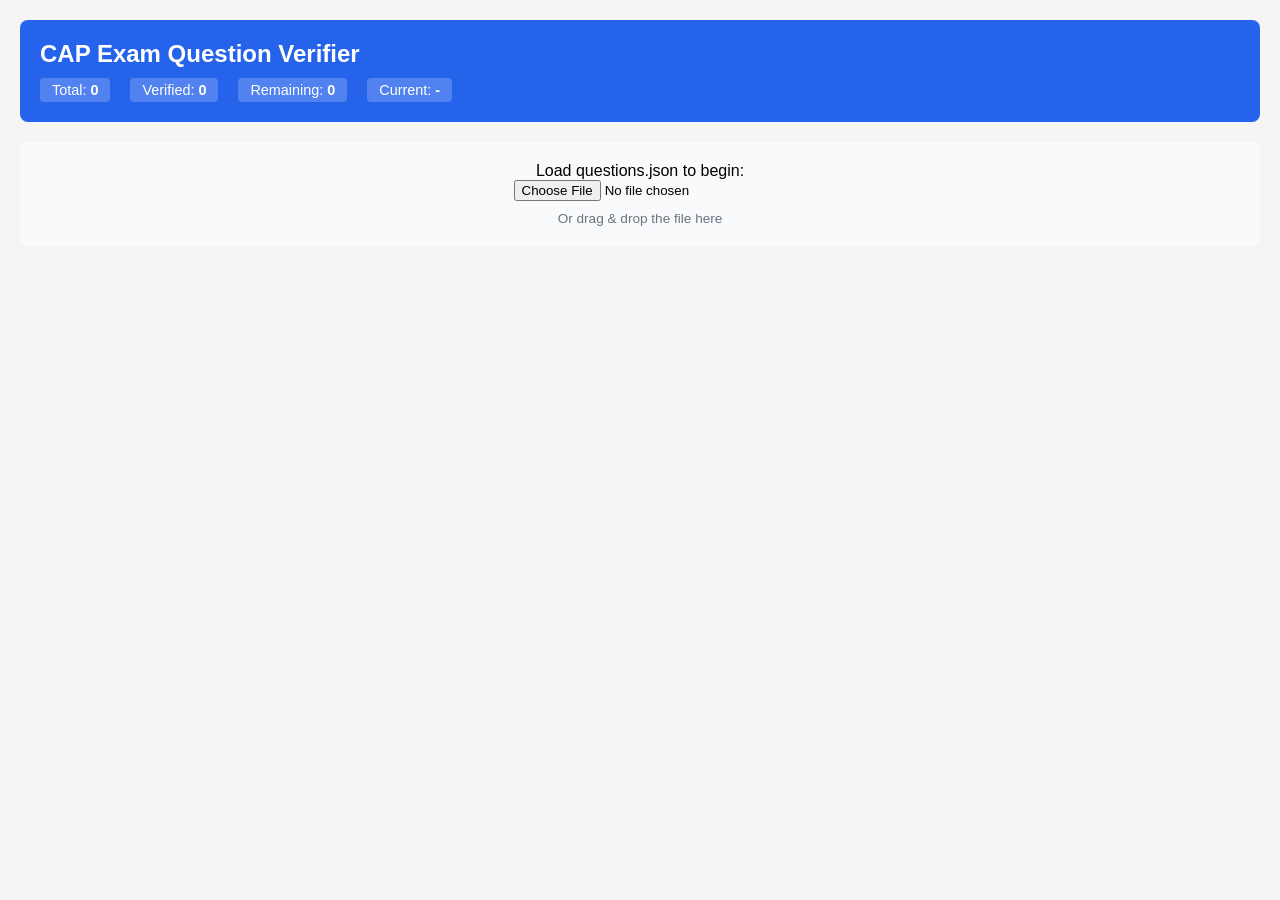
<file: tools/verify.html>
<!DOCTYPE html>
<html lang="en">
<head>
    <meta charset="UTF-8">
    <meta name="viewport" content="width=device-width, initial-scale=1.0">
    <title>CAP Exam Question Verifier</title>
    <style>
        * {
            box-sizing: border-box;
            margin: 0;
            padding: 0;
        }
        body {
            font-family: -apple-system, BlinkMacSystemFont, 'Segoe UI', Roboto, sans-serif;
            background: #f5f5f5;
            padding: 20px;
        }
        .container {
            max-width: 1400px;
            margin: 0 auto;
        }
        header {
            background: #2563eb;
            color: white;
            padding: 20px;
            border-radius: 8px;
            margin-bottom: 20px;
        }
        header h1 {
            font-size: 1.5rem;
            margin-bottom: 10px;
        }
        .stats {
            display: flex;
            gap: 20px;
            font-size: 0.9rem;
        }
        .stats span {
            background: rgba(255,255,255,0.2);
            padding: 4px 12px;
            border-radius: 4px;
        }
        .navigation {
            display: flex;
            gap: 10px;
            margin-bottom: 20px;
            flex-wrap: wrap;
            align-items: center;
        }
        button {
            background: #2563eb;
            color: white;
            border: none;
            padding: 10px 20px;
            border-radius: 6px;
            cursor: pointer;
            font-size: 0.9rem;
        }
        button:hover {
            background: #1d4ed8;
        }
        button:disabled {
            background: #9ca3af;
            cursor: not-allowed;
        }
        button.secondary {
            background: #6b7280;
        }
        button.success {
            background: #16a34a;
        }
        button.danger {
            background: #dc2626;
        }
        select, input[type="text"], input[type="number"] {
            padding: 10px;
            border: 1px solid #d1d5db;
            border-radius: 6px;
            font-size: 0.9rem;
        }
        .main-content {
            display: grid;
            grid-template-columns: 1fr 1fr;
            gap: 20px;
        }
        @media (max-width: 1000px) {
            .main-content {
                grid-template-columns: 1fr;
            }
        }
        .panel {
            background: white;
            border-radius: 8px;
            padding: 20px;
            box-shadow: 0 1px 3px rgba(0,0,0,0.1);
        }
        .panel h2 {
            font-size: 1.1rem;
            margin-bottom: 15px;
            color: #374151;
            border-bottom: 2px solid #e5e7eb;
            padding-bottom: 10px;
        }
        .form-group {
            margin-bottom: 15px;
        }
        .form-group label {
            display: block;
            margin-bottom: 5px;
            font-weight: 500;
            color: #374151;
        }
        textarea {
            width: 100%;
            padding: 10px;
            border: 1px solid #d1d5db;
            border-radius: 6px;
            font-family: inherit;
            font-size: 0.9rem;
            resize: vertical;
        }
        textarea.question-text {
            min-height: 150px;
        }
        .choices-grid {
            display: grid;
            gap: 10px;
        }
        .choice-row {
            display: flex;
            gap: 10px;
            align-items: flex-start;
        }
        .choice-row label {
            min-width: 30px;
            font-weight: bold;
            padding-top: 10px;
        }
        .choice-row textarea {
            flex: 1;
            min-height: 60px;
        }
        .checkbox-group {
            display: flex;
            align-items: center;
            gap: 10px;
        }
        .checkbox-group input[type="checkbox"] {
            width: 20px;
            height: 20px;
        }
        .pdf-viewer {
            width: 100%;
            height: 600px;
            border: 1px solid #d1d5db;
            border-radius: 6px;
        }
        .status-badge {
            display: inline-block;
            padding: 4px 12px;
            border-radius: 20px;
            font-size: 0.8rem;
            font-weight: 500;
        }
        .status-verified {
            background: #dcfce7;
            color: #166534;
        }
        .status-unverified {
            background: #fef3c7;
            color: #92400e;
        }
        .jump-controls {
            display: flex;
            gap: 10px;
            align-items: center;
        }
        #loadingOverlay {
            display: none;
            position: fixed;
            top: 0;
            left: 0;
            width: 100%;
            height: 100%;
            background: rgba(0,0,0,0.5);
            justify-content: center;
            align-items: center;
            z-index: 1000;
        }
        #loadingOverlay .spinner {
            background: white;
            padding: 30px;
            border-radius: 10px;
            text-align: center;
        }
        .file-input-wrapper {
            margin-bottom: 20px;
            padding: 20px;
            background: #f9fafb;
            border-radius: 8px;
            text-align: center;
        }
    </style>
</head>
<body>
    <div id="loadingOverlay">
        <div class="spinner">Loading...</div>
    </div>

    <div class="container">
        <header>
            <h1>CAP Exam Question Verifier</h1>
            <div class="stats">
                <span>Total: <strong id="totalCount">0</strong></span>
                <span>Verified: <strong id="verifiedCount">0</strong></span>
                <span>Remaining: <strong id="remainingCount">0</strong></span>
                <span>Current: <strong id="currentId">-</strong></span>
            </div>
        </header>

        <div class="file-input-wrapper" id="fileInputWrapper">
            <p>Load questions.json to begin:</p>
            <input type="file" id="fileInput" accept=".json">
            <p style="margin-top:10px;font-size:0.85rem;color:#6b7280;">Or drag & drop the file here</p>
        </div>

        <div class="navigation" style="display:none;" id="navControls">
            <button onclick="prevQuestion()" id="prevBtn">&larr; Previous</button>
            <button onclick="nextQuestion()" id="nextBtn">Next &rarr;</button>
            <button onclick="nextUnverified()" class="secondary">Next Unverified</button>

            <div class="jump-controls">
                <label>Jump to:</label>
                <select id="yearSelect" onchange="filterByYear()">
                    <option value="">All Years</option>
                </select>
                <input type="number" id="questionNum" placeholder="Q#" style="width:70px;">
                <button onclick="jumpToQuestion()" class="secondary">Go</button>
            </div>

            <button onclick="saveToFile()" class="success" style="margin-left:auto;">Save JSON</button>
        </div>

        <div class="main-content" style="display:none;" id="mainContent">
            <div class="panel">
                <h2>
                    Question Editor
                    <span class="status-badge" id="statusBadge">Unverified</span>
                </h2>

                <div class="form-group">
                    <label>Year: <span id="yearDisplay"></span> | Question: <span id="numDisplay"></span> | Section: <span id="sectionDisplay"></span></label>
                </div>

                <div class="form-group">
                    <label for="questionText">Question Text:</label>
                    <textarea id="questionText" class="question-text" onchange="markDirty()"></textarea>
                </div>

                <div class="form-group">
                    <label>Answer Choices:</label>
                    <div class="choices-grid" id="choicesGrid">
                        <!-- Choices will be populated dynamically -->
                    </div>
                </div>

                <div class="form-group">
                    <label for="correctAnswer">Correct Answer:</label>
                    <select id="correctAnswer" onchange="markDirty()">
                        <option value="">Unknown</option>
                        <option value="a">A</option>
                        <option value="b">B</option>
                        <option value="c">C</option>
                        <option value="d">D</option>
                        <option value="e">E</option>
                        <option value="f">F</option>
                    </select>
                </div>

                <div class="form-group" style="display:flex;gap:20px;align-items:center;">
                    <div class="checkbox-group">
                        <input type="checkbox" id="hasDiagram" onchange="markDirty()">
                        <label for="hasDiagram">Has Diagram</label>
                    </div>
                    <div>
                        <label for="pageNum">Page #:</label>
                        <input type="number" id="pageNum" min="1" max="20" style="width:60px;" onchange="markDirty()">
                        <button onclick="copyCurrentPage()" class="secondary" style="padding:5px 10px;font-size:0.8rem;">Use Current</button>
                    </div>
                </div>

                <div class="form-group">
                    <label for="diagramDesc">Diagram Description:</label>
                    <textarea id="diagramDesc" rows="2" onchange="markDirty()"></textarea>
                </div>

                <div class="form-group checkbox-group">
                    <input type="checkbox" id="verifiedCheckbox" onchange="toggleVerified()">
                    <label for="verifiedCheckbox">Mark as Verified</label>
                </div>

                <div style="display:flex;gap:10px;margin-top:20px;">
                    <button onclick="saveCurrentQuestion()" class="success">Save Changes</button>
                    <button onclick="revertChanges()" class="danger">Revert</button>
                </div>
            </div>

            <div class="panel">
                <h2>PDF Page Images</h2>
                <div class="form-group" style="display:flex;gap:10px;align-items:center;">
                    <label>Year:</label>
                    <select id="pdfSelect" onchange="loadPageImages()">
                        <option value="">Select year...</option>
                    </select>
                    <label>Page:</label>
                    <select id="pageSelect" onchange="showPage()">
                    </select>
                    <button onclick="prevPage()" class="secondary">&larr;</button>
                    <button onclick="nextPage()" class="secondary">&rarr;</button>
                </div>
                <div id="pageImageContainer" style="position:relative;overflow:auto;max-height:500px;border:1px solid #d1d5db;border-radius:6px;background:#f0f0f0;">
                    <canvas id="cropCanvas" style="cursor:crosshair;"></canvas>
                </div>
                <div style="margin-top:10px;display:flex;gap:10px;align-items:center;flex-wrap:wrap;">
                    <button onclick="saveCrop()" class="success" id="saveCropBtn" disabled>Save Diagram</button>
                    <button onclick="clearCrop()" class="secondary" id="clearCropBtn">Clear Selection</button>
                    <span id="cropStatus" style="font-size:0.85rem;color:#6b7280;">Click and drag on image to select diagram region</span>
                </div>
                <div id="croppedPreview" style="margin-top:10px;display:none;background:#dcfce7;padding:10px;border-radius:6px;">
                    <p style="font-size:0.85rem;font-weight:500;color:#166534;">Diagram captured! Click "Save Changes" then "Save JSON" to keep it.</p>
                    <img id="croppedImage" style="max-width:100%;border:2px solid #16a34a;border-radius:4px;margin-top:8px;">
                </div>
            </div>
        </div>
    </div>

    <script>
        let data = null;
        let currentIndex = 0;
        let filteredQuestions = [];
        let isDirty = false;

        // File input handling
        document.getElementById('fileInput').addEventListener('change', handleFileSelect);

        // Drag and drop
        const wrapper = document.getElementById('fileInputWrapper');
        wrapper.addEventListener('dragover', (e) => {
            e.preventDefault();
            wrapper.style.background = '#e0e7ff';
        });
        wrapper.addEventListener('dragleave', () => {
            wrapper.style.background = '#f9fafb';
        });
        wrapper.addEventListener('drop', (e) => {
            e.preventDefault();
            wrapper.style.background = '#f9fafb';
            const file = e.dataTransfer.files[0];
            if (file) loadFile(file);
        });

        function handleFileSelect(e) {
            const file = e.target.files[0];
            if (file) loadFile(file);
        }

        function loadFile(file) {
            const reader = new FileReader();
            reader.onload = (e) => {
                try {
                    data = JSON.parse(e.target.result);
                    initializeApp();
                } catch (err) {
                    alert('Error parsing JSON: ' + err.message);
                }
            };
            reader.readAsText(file);
        }

        function initializeApp() {
            document.getElementById('fileInputWrapper').style.display = 'none';
            document.getElementById('navControls').style.display = 'flex';
            document.getElementById('mainContent').style.display = 'grid';

            // Populate year selector
            const years = [...new Set(data.questions.map(q => q.year))].sort();
            const yearSelect = document.getElementById('yearSelect');
            yearSelect.innerHTML = '<option value="">All Years</option>';
            years.forEach(y => {
                yearSelect.innerHTML += `<option value="${y}">${y}</option>`;
            });

            // Populate PDF selector
            const pdfSelect = document.getElementById('pdfSelect');
            pdfSelect.innerHTML = '<option value="">Select year...</option>';
            years.forEach(y => {
                pdfSelect.innerHTML += `<option value="${y}">${y} Exam</option>`;
            });

            filteredQuestions = [...data.questions];
            updateStats();
            loadQuestion(0);
        }

        function updateStats() {
            const total = data.questions.length;
            const verified = data.questions.filter(q => q.verified).length;
            document.getElementById('totalCount').textContent = total;
            document.getElementById('verifiedCount').textContent = verified;
            document.getElementById('remainingCount').textContent = total - verified;
        }

        function filterByYear() {
            const year = document.getElementById('yearSelect').value;
            if (year) {
                filteredQuestions = data.questions.filter(q => q.year == year);
            } else {
                filteredQuestions = [...data.questions];
            }
            currentIndex = 0;
            loadQuestion(0);
        }

        function loadQuestion(index) {
            if (isDirty && !confirm('You have unsaved changes. Discard?')) {
                return;
            }

            if (index < 0 || index >= filteredQuestions.length) return;

            currentIndex = index;
            const q = filteredQuestions[currentIndex];

            document.getElementById('currentId').textContent = q.id;
            document.getElementById('yearDisplay').textContent = q.year;
            document.getElementById('numDisplay').textContent = q.number;
            document.getElementById('sectionDisplay').textContent = q.section || 'A';
            document.getElementById('questionText').value = q.text || '';
            document.getElementById('correctAnswer').value = q.correct_answer || '';
            document.getElementById('hasDiagram').checked = q.has_diagram || false;
            document.getElementById('diagramDesc').value = q.diagram_description || '';
            document.getElementById('verifiedCheckbox').checked = q.verified || false;
            document.getElementById('pageNum').value = q.page || '';

            // Update status badge
            const badge = document.getElementById('statusBadge');
            if (q.verified) {
                badge.textContent = 'Verified';
                badge.className = 'status-badge status-verified';
            } else {
                badge.textContent = 'Unverified';
                badge.className = 'status-badge status-unverified';
            }

            // Load choices
            const choicesGrid = document.getElementById('choicesGrid');
            choicesGrid.innerHTML = '';
            const choices = q.choices || {};
            ['a', 'b', 'c', 'd', 'e', 'f'].forEach(letter => {
                if (choices[letter] !== undefined || letter <= 'e') {
                    const row = document.createElement('div');
                    row.className = 'choice-row';
                    row.innerHTML = `
                        <label>${letter.toUpperCase()})</label>
                        <textarea id="choice_${letter}" onchange="markDirty()">${choices[letter] || ''}</textarea>
                    `;
                    choicesGrid.appendChild(row);
                }
            });

            // Auto-select PDF year and load page images
            document.getElementById('pdfSelect').value = q.year;
            loadPageImages();

            isDirty = false;
            updateNavButtons();
        }

        function updateNavButtons() {
            document.getElementById('prevBtn').disabled = currentIndex === 0;
            document.getElementById('nextBtn').disabled = currentIndex >= filteredQuestions.length - 1;
        }

        function prevQuestion() {
            loadQuestion(currentIndex - 1);
        }

        function nextQuestion() {
            loadQuestion(currentIndex + 1);
        }

        function nextUnverified() {
            for (let i = currentIndex + 1; i < filteredQuestions.length; i++) {
                if (!filteredQuestions[i].verified) {
                    loadQuestion(i);
                    return;
                }
            }
            // Wrap around
            for (let i = 0; i < currentIndex; i++) {
                if (!filteredQuestions[i].verified) {
                    loadQuestion(i);
                    return;
                }
            }
            alert('All questions verified!');
        }

        function jumpToQuestion() {
            const num = parseInt(document.getElementById('questionNum').value);
            const year = document.getElementById('yearSelect').value;

            let idx = filteredQuestions.findIndex(q =>
                q.number == num && (!year || q.year == year)
            );

            if (idx >= 0) {
                loadQuestion(idx);
            } else {
                alert('Question not found');
            }
        }

        function markDirty() {
            isDirty = true;
        }

        function toggleVerified() {
            markDirty();
        }

        function saveCurrentQuestion() {
            const q = filteredQuestions[currentIndex];

            // Update question data
            q.text = document.getElementById('questionText').value;
            q.correct_answer = document.getElementById('correctAnswer').value || null;
            q.has_diagram = document.getElementById('hasDiagram').checked;
            q.diagram_description = document.getElementById('diagramDesc').value;
            q.verified = document.getElementById('verifiedCheckbox').checked;
            q.page = parseInt(document.getElementById('pageNum').value) || null;

            // Update choices
            q.choices = {};
            ['a', 'b', 'c', 'd', 'e', 'f'].forEach(letter => {
                const input = document.getElementById(`choice_${letter}`);
                if (input && input.value.trim()) {
                    q.choices[letter] = input.value.trim();
                }
            });

            // Update in main data array
            const mainIdx = data.questions.findIndex(x => x.id === q.id);
            if (mainIdx >= 0) {
                data.questions[mainIdx] = q;
            }

            isDirty = false;
            updateStats();
            loadQuestion(currentIndex); // Refresh display
            alert('Question saved!');
        }

        function revertChanges() {
            if (confirm('Revert all changes to this question?')) {
                isDirty = false;
                loadQuestion(currentIndex);
            }
        }

        function saveToFile() {
            const blob = new Blob([JSON.stringify(data, null, 2)], {type: 'application/json'});
            const url = URL.createObjectURL(blob);
            const a = document.createElement('a');
            a.href = url;
            a.download = 'questions.json';
            a.click();
            URL.revokeObjectURL(url);
        }

        let currentPageNum = 1;
        let maxPages = 10;
        const pageCountByYear = {
            1994: 5, 1995: 5, 1996: 5, 1997: 5, 1998: 5, 1999: 5,
            2000: 5, 2001: 5, 2002: 5, 2003: 6, 2004: 5, 2005: 5,
            2006: 5, 2007: 5, 2008: 5, 2009: 6, 2010: 5, 2011: 6,
            2012: 8, 2013: 7, 2014: 7, 2015: 10, 2016: 10, 2017: 12,
            2018: 11, 2019: 11, 2022: 11, 2023: 11, 2024: 18, 2025: 17
        };

        function loadPageImages() {
            const year = document.getElementById('pdfSelect').value;
            const pageSelect = document.getElementById('pageSelect');

            if (!year) {
                pageSelect.innerHTML = '';
                document.getElementById('pageImage').src = '';
                return;
            }

            maxPages = pageCountByYear[year] || 10;
            pageSelect.innerHTML = '';
            for (let i = 1; i <= maxPages; i++) {
                pageSelect.innerHTML += `<option value="${i}">Page ${i}</option>`;
            }

            currentPageNum = 1;
            showPage();
        }

        function prevPage() {
            if (currentPageNum > 1) {
                currentPageNum--;
                document.getElementById('pageSelect').value = currentPageNum;
                showPage();
            }
        }

        function nextPage() {
            if (currentPageNum < maxPages) {
                currentPageNum++;
                document.getElementById('pageSelect').value = currentPageNum;
                showPage();
            }
        }

        function toggleZoom(img) {
            if (img.style.maxWidth === '100%' || img.style.maxWidth === '') {
                img.style.maxWidth = 'none';
                img.style.cursor = 'zoom-out';
            } else {
                img.style.maxWidth = '100%';
                img.style.cursor = 'zoom-in';
            }
        }

        function copyCurrentPage() {
            document.getElementById('pageNum').value = currentPageNum;
            markDirty();
        }

        // Cropping functionality
        let isDrawing = false;
        let cropStart = null;
        let cropEnd = null;
        let currentImage = null;
        let croppedDiagrams = {}; // Store cropped images by question ID
        const canvas = document.getElementById('cropCanvas');
        const ctx = canvas.getContext('2d');

        function showPage() {
            const year = document.getElementById('pdfSelect').value;
            const page = document.getElementById('pageSelect').value;
            if (year && page) {
                currentPageNum = parseInt(page);
                const imgPath = `../images/${year}/page_${page}.png`;

                // Load image onto canvas
                const img = new Image();
                img.onload = function() {
                    currentImage = img;
                    canvas.width = img.width;
                    canvas.height = img.height;
                    ctx.drawImage(img, 0, 0);
                    cropStart = null;
                    cropEnd = null;
                    document.getElementById('saveCropBtn').disabled = true;
                    document.getElementById('cropStatus').textContent = 'Click and drag on image to select diagram region';
                };
                img.onerror = function() {
                    ctx.clearRect(0, 0, canvas.width, canvas.height);
                    canvas.width = 400;
                    canvas.height = 200;
                    ctx.fillStyle = '#f0f0f0';
                    ctx.fillRect(0, 0, 400, 200);
                    ctx.fillStyle = '#666';
                    ctx.font = '16px sans-serif';
                    ctx.textAlign = 'center';
                    ctx.fillText('Image not found: ' + imgPath, 200, 100);
                };
                img.src = imgPath;
            }
        }

        // Canvas mouse events for cropping
        canvas.addEventListener('mousedown', (e) => {
            if (!currentImage) return;
            isDrawing = true;
            const rect = canvas.getBoundingClientRect();
            const scaleX = canvas.width / rect.width;
            const scaleY = canvas.height / rect.height;
            cropStart = {
                x: (e.clientX - rect.left) * scaleX,
                y: (e.clientY - rect.top) * scaleY
            };
            cropEnd = null;
        });

        canvas.addEventListener('mousemove', (e) => {
            if (!isDrawing || !cropStart || !currentImage) return;
            const rect = canvas.getBoundingClientRect();
            const scaleX = canvas.width / rect.width;
            const scaleY = canvas.height / rect.height;
            cropEnd = {
                x: (e.clientX - rect.left) * scaleX,
                y: (e.clientY - rect.top) * scaleY
            };

            // Redraw image with selection rectangle
            ctx.drawImage(currentImage, 0, 0);
            ctx.strokeStyle = '#2563eb';
            ctx.lineWidth = 3;
            ctx.setLineDash([5, 5]);
            ctx.strokeRect(
                cropStart.x, cropStart.y,
                cropEnd.x - cropStart.x, cropEnd.y - cropStart.y
            );
            ctx.setLineDash([]);

            // Semi-transparent overlay outside selection
            ctx.fillStyle = 'rgba(0,0,0,0.3)';
            const x = Math.min(cropStart.x, cropEnd.x);
            const y = Math.min(cropStart.y, cropEnd.y);
            const w = Math.abs(cropEnd.x - cropStart.x);
            const h = Math.abs(cropEnd.y - cropStart.y);

            ctx.fillRect(0, 0, canvas.width, y);
            ctx.fillRect(0, y + h, canvas.width, canvas.height - y - h);
            ctx.fillRect(0, y, x, h);
            ctx.fillRect(x + w, y, canvas.width - x - w, h);
        });

        canvas.addEventListener('mouseup', (e) => {
            if (!isDrawing) return;
            isDrawing = false;
            if (cropStart && cropEnd && Math.abs(cropEnd.x - cropStart.x) > 10 && Math.abs(cropEnd.y - cropStart.y) > 10) {
                document.getElementById('saveCropBtn').disabled = false;
                document.getElementById('cropStatus').textContent = 'Region selected! Click "Save Diagram" to save.';
            }
        });

        canvas.addEventListener('mouseleave', () => {
            if (isDrawing) {
                isDrawing = false;
            }
        });

        function clearCrop() {
            cropStart = null;
            cropEnd = null;
            isDrawing = false;
            if (currentImage) {
                ctx.drawImage(currentImage, 0, 0);
            }
            document.getElementById('saveCropBtn').disabled = true;
            document.getElementById('cropStatus').textContent = 'Click and drag on image to select diagram region';
            document.getElementById('croppedPreview').style.display = 'none';
        }

        function saveCrop() {
            if (!cropStart || !cropEnd || !currentImage) return;

            const x = Math.min(cropStart.x, cropEnd.x);
            const y = Math.min(cropStart.y, cropEnd.y);
            const w = Math.abs(cropEnd.x - cropStart.x);
            const h = Math.abs(cropEnd.y - cropStart.y);

            // Create cropped canvas
            const cropCanvas = document.createElement('canvas');
            cropCanvas.width = w;
            cropCanvas.height = h;
            const cropCtx = cropCanvas.getContext('2d');
            cropCtx.drawImage(currentImage, x, y, w, h, 0, 0, w, h);

            // Get data URL
            const dataUrl = cropCanvas.toDataURL('image/png');

            // Store for current question
            const q = filteredQuestions[currentIndex];
            croppedDiagrams[q.id] = dataUrl;
            q.diagram_image = dataUrl;
            q.has_diagram = true;
            document.getElementById('hasDiagram').checked = true;

            // Show preview
            document.getElementById('croppedImage').src = dataUrl;
            document.getElementById('croppedPreview').style.display = 'block';

            // Update status
            document.getElementById('cropStatus').textContent = 'Diagram saved for ' + q.id + '!';

            // Set page number
            document.getElementById('pageNum').value = currentPageNum;

            // Clear selection but keep image
            cropStart = null;
            cropEnd = null;
            ctx.drawImage(currentImage, 0, 0);
            document.getElementById('saveCropBtn').disabled = true;

            markDirty();
        }

        // Update loadQuestion to show existing diagram
        const originalLoadQuestion = loadQuestion;
        loadQuestion = function(index) {
            originalLoadQuestion(index);

            // Show cropped diagram if exists
            const q = filteredQuestions[currentIndex];
            if (q && (q.diagram_image || croppedDiagrams[q.id])) {
                const imgSrc = q.diagram_image || croppedDiagrams[q.id];
                document.getElementById('croppedImage').src = imgSrc;
                document.getElementById('croppedPreview').style.display = 'block';
            } else {
                document.getElementById('croppedPreview').style.display = 'none';
            }
        };
    </script>
</body>
</html>
</file>
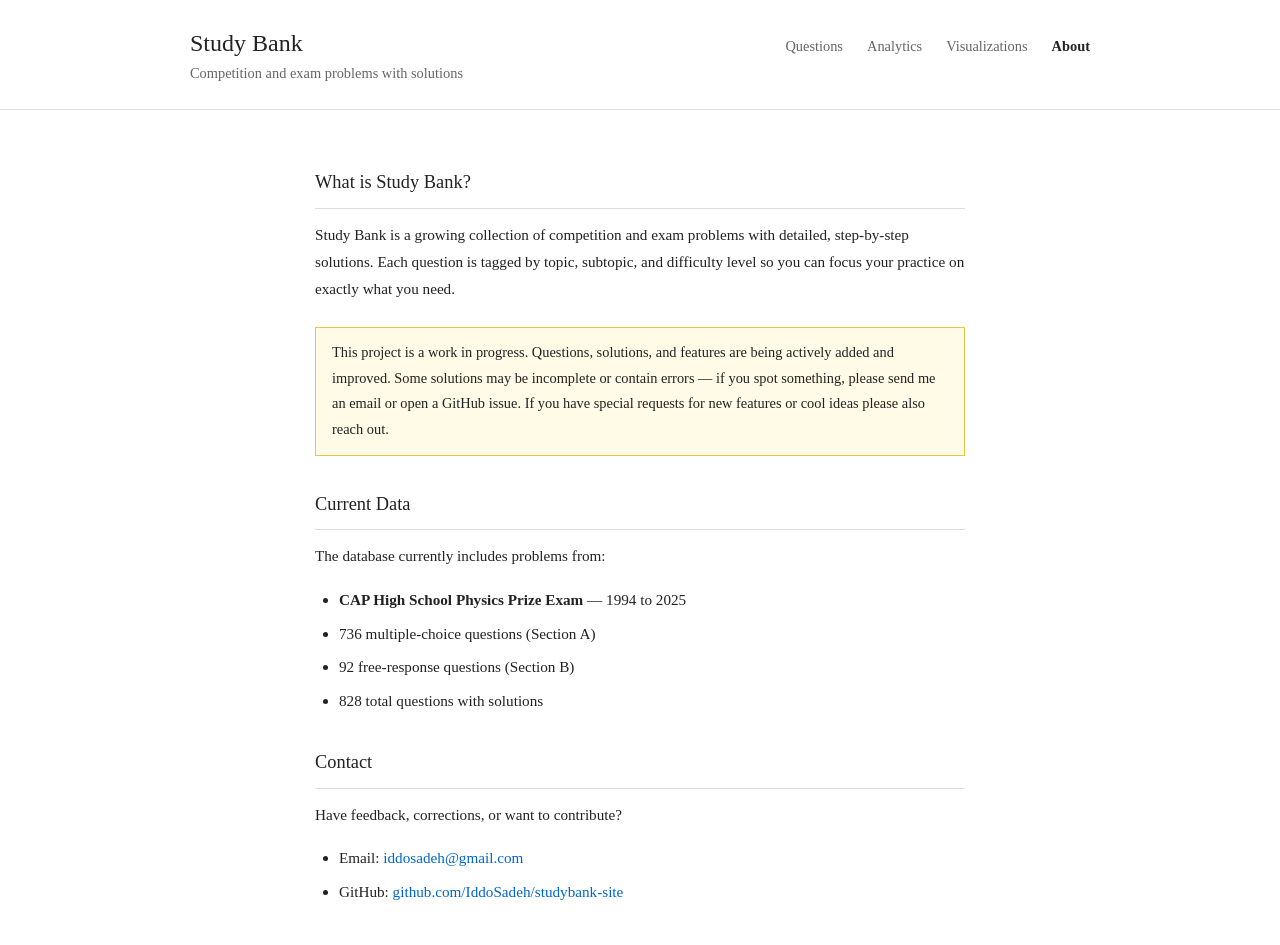
<file: web/about.html>
<!DOCTYPE html>
<html lang="en">
<head>
    <meta charset="UTF-8">
    <meta name="viewport" content="width=device-width, initial-scale=1.0">
    <title>About – Study Bank</title>
    <meta name="description" content="About Study Bank — a growing collection of competition and exam problems with solutions.">
    <link rel="icon" href="data:,">
    <link rel="stylesheet" href="style.css">
</head>
<body>
    <header>
        <div class="header-inner">
            <div class="header-left">
                <h1>Study Bank</h1>
                <p class="subtitle">Competition and exam problems with solutions</p>
            </div>
            <nav class="nav">
                <a href="index.html">Questions</a>
                <a href="analytics.html">Analytics</a>
                <a href="visualizations.html">Visualizations</a>
                <a href="about.html" class="active">About</a>
            </nav>
        </div>
    </header>

    <main>
        <div class="about-content">
            <h2>What is Study Bank?</h2>
            <p>Study Bank is a growing collection of competition and exam problems with detailed, step-by-step solutions. Each question is tagged by topic, subtopic, and difficulty level so you can focus your practice on exactly what you need.</p>

            <div class="wip-notice">
                This project is a work in progress. Questions, solutions, and features are being actively added and improved. Some solutions may be incomplete or contain errors — if you spot something, please send me an email or open a GitHub issue. If you have special requests for new features or cool ideas please also reach out.
            </div>

            <h2>Current Data</h2>
            <p>The database currently includes problems from:</p>
            <ul>
                <li><strong>CAP High School Physics Prize Exam</strong> — 1994 to 2025</li>
                <li>736 multiple-choice questions (Section A)</li>
                <li>92 free-response questions (Section B)</li>
                <li>828 total questions with solutions</li>
            </ul>

            <h2>Contact</h2>
            <p>Have feedback, corrections, or want to contribute?</p>
            <ul>
                <li>Email: <a href="mailto:iddosadeh@gmail.com">iddosadeh@gmail.com</a></li>
                <li>GitHub: <a href="https://github.com/IddoSadeh/studybank-site">github.com/IddoSadeh/studybank-site</a></li>
            </ul>
        </div>
    </main>
</body>
</html>
</file>
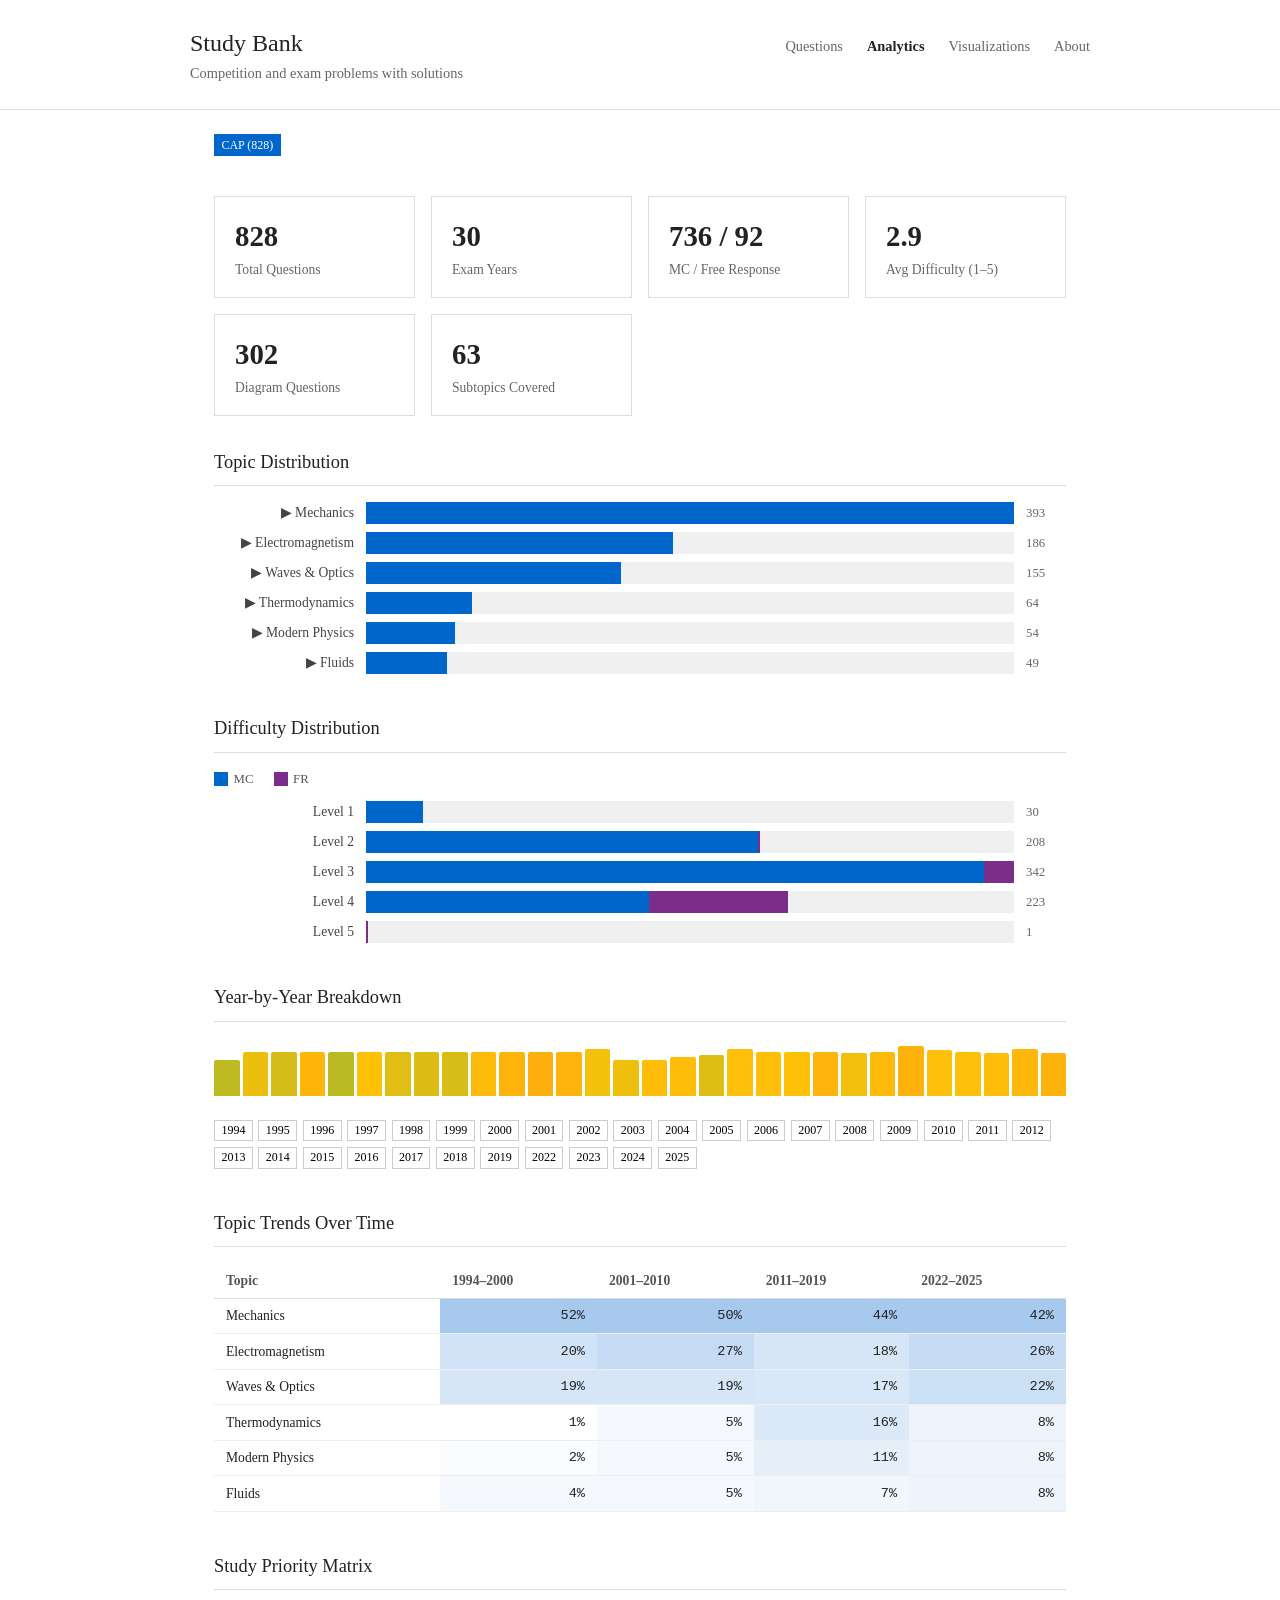
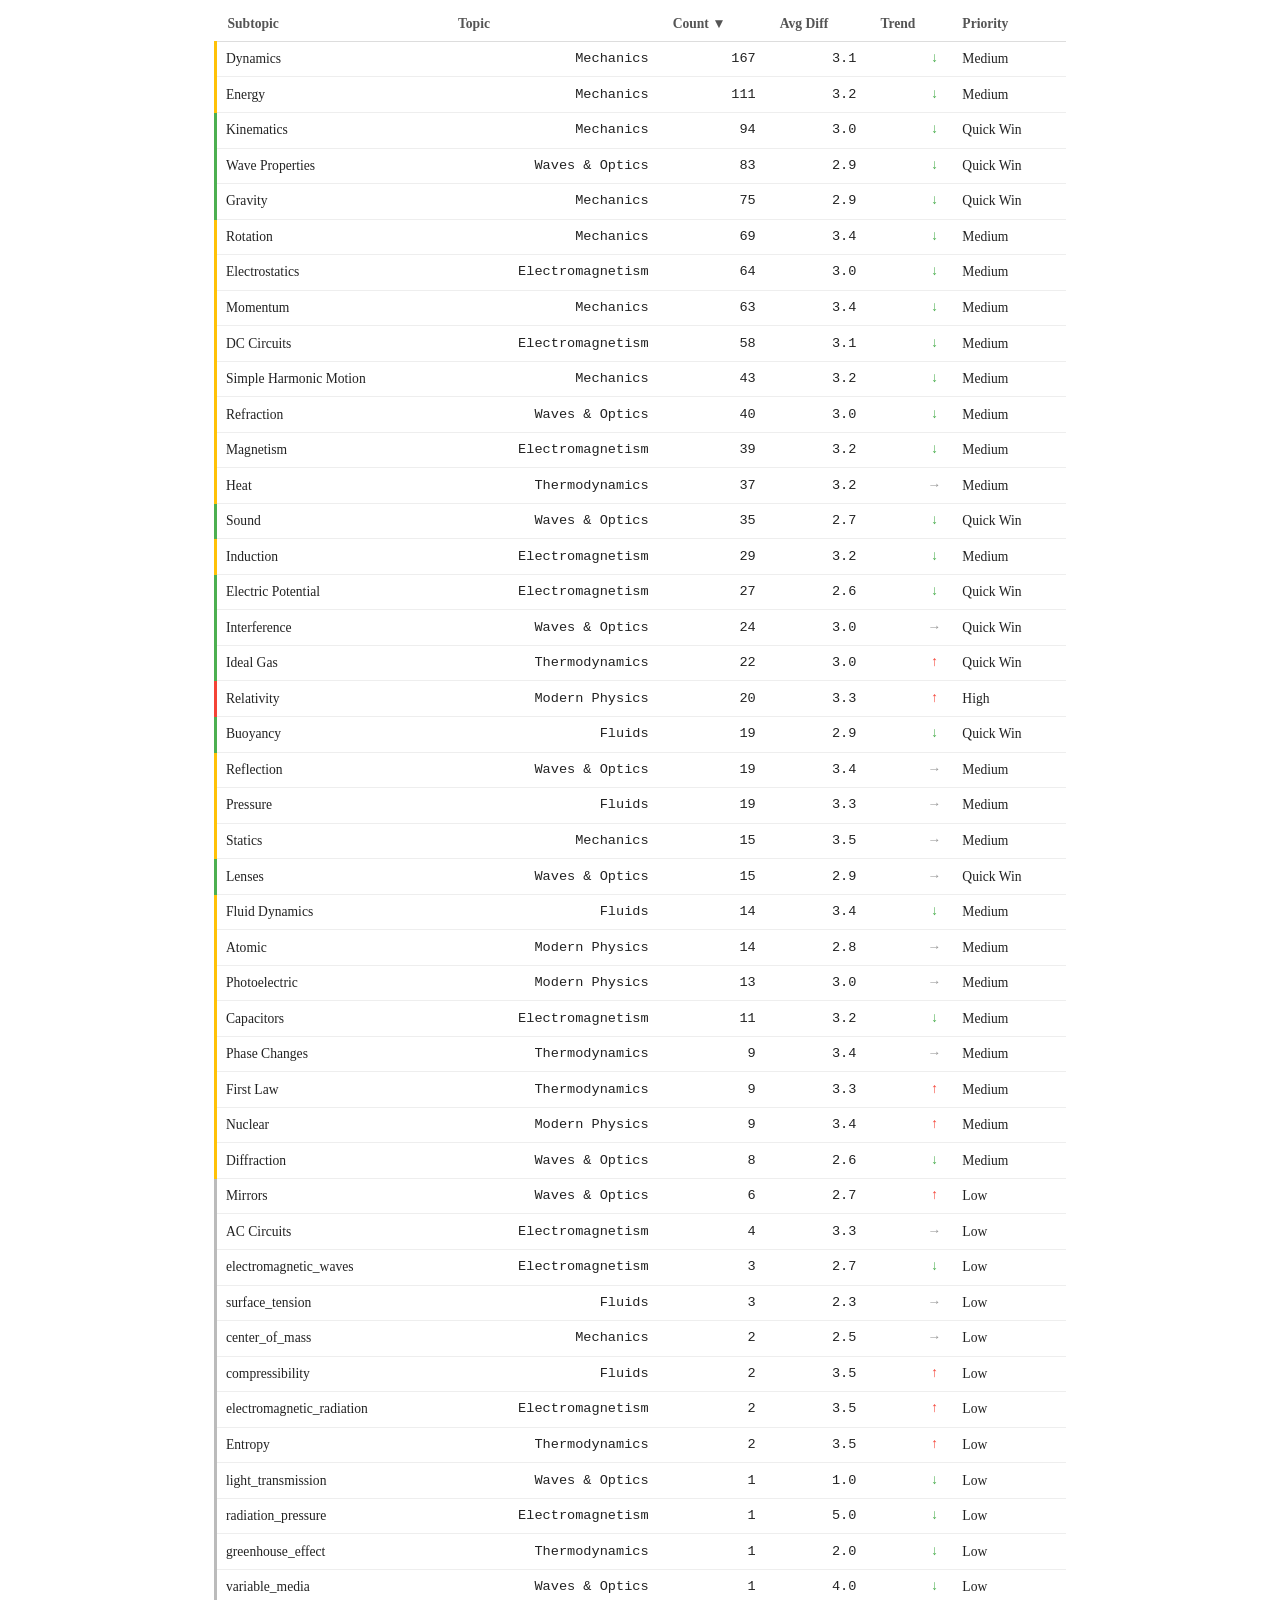
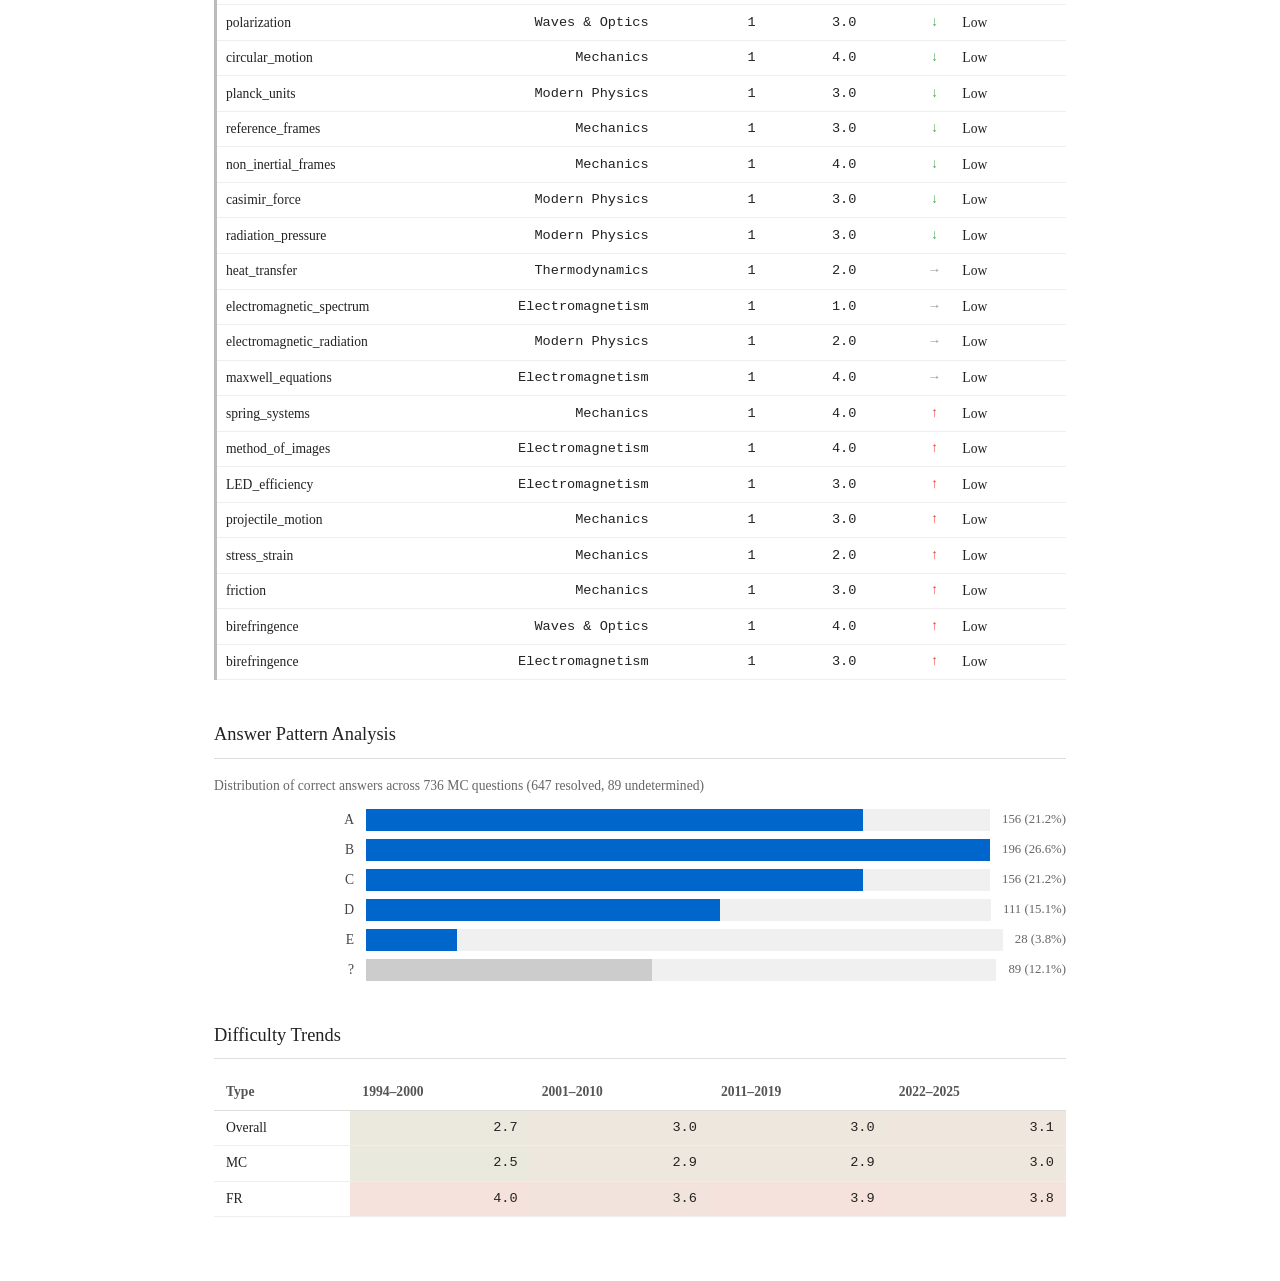
<file: web/analytics.html>
<!DOCTYPE html>
<html lang="en">
<head>
    <meta charset="UTF-8">
    <meta name="viewport" content="width=device-width, initial-scale=1.0">
    <title>Analytics – Study Bank</title>
    <meta name="description" content="Statistics and trends across competition and exam questions.">
    <link rel="icon" href="data:,">
    <link rel="stylesheet" href="style.css">
</head>
<body>
    <header>
        <div class="header-inner">
            <div class="header-left">
                <h1>Study Bank</h1>
                <p class="subtitle">Competition and exam problems with solutions</p>
            </div>
            <nav class="nav">
                <a href="index.html">Questions</a>
                <a href="analytics.html" class="active">Analytics</a>
                <a href="visualizations.html">Visualizations</a>
                <a href="about.html">About</a>
            </nav>
        </div>
    </header>

    <main>
        <div id="source-filter" class="analytics-section"></div>
        <div id="overview"></div>
        <div id="topic-distribution" class="analytics-section"></div>
        <div id="difficulty-distribution" class="analytics-section"></div>
        <div id="year-breakdown" class="analytics-section"></div>
        <div id="topic-trends" class="analytics-section"></div>
        <div id="study-priority" class="analytics-section"></div>
        <div id="answer-patterns" class="analytics-section"></div>
        <div id="difficulty-trends" class="analytics-section"></div>
    </main>

    <script src="analytics.js"></script>
</body>
</html>
</file>
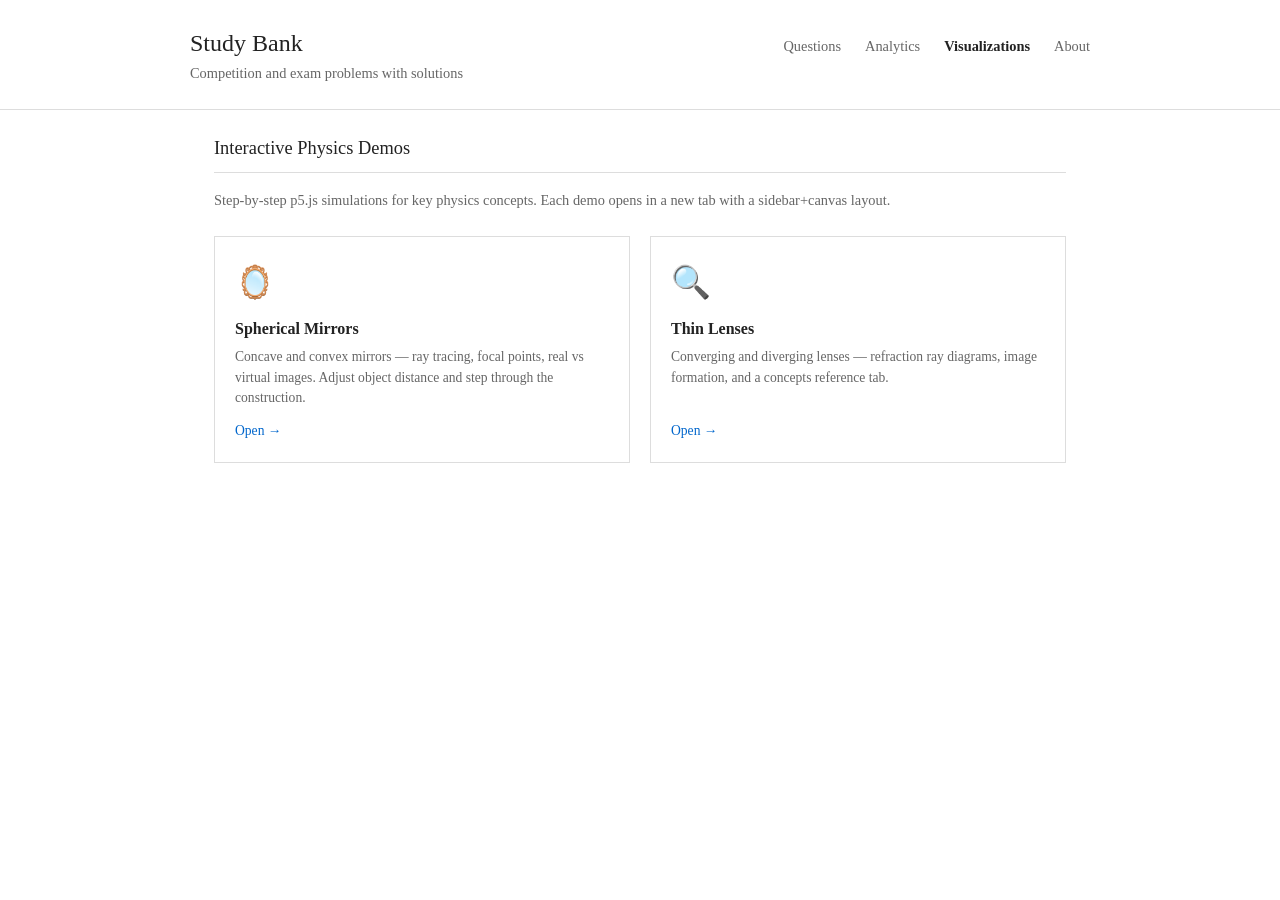
<file: web/visualizations.html>
<!DOCTYPE html>
<html lang="en">
<head>
    <meta charset="UTF-8">
    <meta name="viewport" content="width=device-width, initial-scale=1.0">
    <title>Visualizations — Study Bank</title>
    <link rel="stylesheet" href="style.css">
</head>
<body>
    <header>
        <div class="header-inner">
            <div class="header-left">
                <h1>Study Bank</h1>
                <p class="subtitle">Competition and exam problems with solutions</p>
            </div>
            <nav class="nav">
                <a href="index.html">Questions</a>
                <a href="analytics.html">Analytics</a>
                <a href="visualizations.html" class="active">Visualizations</a>
                <a href="about.html">About</a>
            </nav>
        </div>
    </header>

    <main>
        <h2 style="font-size: 1.15rem; font-weight: normal; margin-bottom: 1rem; padding-bottom: 0.5rem; border-bottom: 1px solid #ddd;">Interactive Physics Demos</h2>
        <p style="font-size: 0.9rem; color: #666; margin-bottom: 1.5rem;">Step-by-step p5.js simulations for key physics concepts. Each demo opens in a new tab with a sidebar+canvas layout.</p>

        <div class="viz-grid">
            <a href="visualizations/spherical-mirrors.html" target="_blank" class="viz-card">
                <div class="viz-card-icon">🪞</div>
                <div class="viz-card-body">
                    <h3>Spherical Mirrors</h3>
                    <p>Concave and convex mirrors — ray tracing, focal points, real vs virtual images. Adjust object distance and step through the construction.</p>
                </div>
                <span class="viz-card-launch">Open →</span>
            </a>
            <a href="visualizations/lenses.html" target="_blank" class="viz-card">
                <div class="viz-card-icon">🔍</div>
                <div class="viz-card-body">
                    <h3>Thin Lenses</h3>
                    <p>Converging and diverging lenses — refraction ray diagrams, image formation, and a concepts reference tab.</p>
                </div>
                <span class="viz-card-launch">Open →</span>
            </a>
        </div>
    </main>
</body>
</html>
</file>
<file: web/style.css>
/* Reset */
*, *::before, *::after {
    box-sizing: border-box;
    margin: 0;
    padding: 0;
}

body {
    font-family: Georgia, 'Times New Roman', serif;
    background: #fff;
    color: #222;
    line-height: 1.6;
    font-size: 16px;
}

a {
    color: #0066cc;
    text-decoration: none;
}
a:hover {
    text-decoration: underline;
}

/* Header */
header {
    border-bottom: 1px solid #ddd;
    padding: 1.5rem 2rem;
}
.header-inner {
    display: flex;
    justify-content: space-between;
    align-items: baseline;
    max-width: 900px;
    margin: 0 auto;
}
header h1 {
    font-size: 1.5rem;
    font-weight: normal;
}
header .subtitle {
    font-size: 0.9rem;
    color: #666;
}

/* Nav */
.nav {
    display: flex;
    gap: 1.5rem;
}
.nav a {
    font-size: 0.9rem;
    color: #666;
    text-decoration: none;
}
.nav a:hover {
    color: #222;
}
.nav a.active {
    color: #222;
    font-weight: bold;
}

/* Main Layout */
main {
    max-width: 900px;
    margin: 0 auto;
    padding: 1.5rem;
}

/* Toolbar */
.toolbar {
    display: flex;
    gap: 1rem;
    margin-bottom: 1rem;
}
.toolbar input[type="text"] {
    flex: 1;
    padding: 0.4rem 0.5rem;
    border: 1px solid #ccc;
    font-family: inherit;
    font-size: 0.9rem;
}
.toolbar select {
    padding: 0.4rem;
    border: 1px solid #ccc;
    font-family: inherit;
    font-size: 0.9rem;
}

/* Filters */
.filters {
    margin-bottom: 0.75rem;
}

.filter-row {
    display: flex;
    align-items: baseline;
    gap: 0.5rem;
    margin-bottom: 0.5rem;
    flex-wrap: wrap;
}

.filter-label {
    font-size: 0.85rem;
    font-weight: bold;
    color: #555;
    white-space: nowrap;
    min-width: 75px;
}

.filter-buttons {
    display: flex;
    flex-wrap: wrap;
    gap: 0.35rem;
}

/* Filter buttons */
.filter-btn {
    font-family: inherit;
    font-size: 0.8rem;
    padding: 0.25rem 0.6rem;
    border: 1px solid #ccc;
    background: #fff;
    cursor: pointer;
    transition: all 0.15s;
    white-space: nowrap;
}
.filter-btn:hover {
    background: #f0f0f0;
    border-color: #aaa;
}
.filter-btn.active {
    background: #0066cc;
    color: #fff;
    border-color: #0066cc;
}

/* Year chips - smaller */
.chip {
    font-family: inherit;
    font-size: 0.75rem;
    padding: 0.15rem 0.4rem;
    border: 1px solid #ccc;
    background: #fff;
    cursor: pointer;
    transition: all 0.15s;
}
.chip:hover {
    background: #f0f0f0;
    border-color: #aaa;
}
.chip.active {
    background: #0066cc;
    color: #fff;
    border-color: #0066cc;
}

/* Free Response tag */
.tag.type-fr {
    color: #7b2d8b;
    font-weight: bold;
}

/* Question parts (FR) */
.question-parts {
    margin: 0.75rem 0;
}
.question-part {
    padding: 0.3rem 0;
    font-size: 0.95rem;
}
.part-label {
    font-weight: bold;
    margin-right: 0.3rem;
}

/* Given data block */
.given-data {
    margin: 0.75rem 0;
    padding: 0.5rem 0.75rem;
    background: #f5f5f5;
    font-size: 0.9rem;
}

/* Solution part sections */
.solution-part {
    margin-bottom: 1rem;
    padding-bottom: 0.75rem;
    border-bottom: 1px solid #eee;
}
.solution-part:last-child {
    border-bottom: none;
}
.solution-part h4 {
    font-size: 0.9rem;
    margin-bottom: 0.25rem;
}

/* Filter status bar */
.filter-status {
    display: flex;
    align-items: center;
    gap: 1rem;
    font-size: 0.85rem;
    color: #666;
    margin-bottom: 1rem;
    padding-bottom: 0.5rem;
    border-bottom: 1px solid #ddd;
}
.clear-btn {
    font-size: 0.8rem;
    background: none;
    border: none;
    color: #0066cc;
    cursor: pointer;
    padding: 0;
}
.clear-btn:hover {
    text-decoration: underline;
}

/* Question Cards */
.questions-list {
    display: flex;
    flex-direction: column;
}
.question-card {
    border-bottom: 1px solid #eee;
    padding: 0.75rem 0.5rem;
    cursor: pointer;
    transition: background 0.15s;
}
.question-card:first-child {
    border-top: 1px solid #eee;
}
.question-card:hover {
    background: #f8f8f8;
}
.question-meta {
    margin-bottom: 0.3rem;
}
.question-id {
    font-weight: bold;
    color: #0066cc;
}
.tag {
    font-size: 0.75rem;
    color: #666;
    margin-left: 0.5rem;
}
.question-text {
    font-size: 0.9rem;
    color: #444;
}

/* Modal */
.modal {
    display: none;
    position: fixed;
    top: 0;
    left: 0;
    width: 100%;
    height: 100%;
    background: rgba(0,0,0,0.5);
    z-index: 1000;
    align-items: center;
    justify-content: center;
}
.modal.active {
    display: flex;
}
.modal-content {
    position: relative;
    background: #fff;
    padding: 2rem;
    max-width: 1000px;
    width: 90%;
    max-height: 85%;
    overflow: auto;
}
.close-btn {
    position: absolute;
    top: 0.75rem;
    right: 1rem;
    background: none;
    border: none;
    font-size: 1.5rem;
    cursor: pointer;
    color: #999;
    line-height: 1;
}
.close-btn:hover {
    color: #333;
}

/* Modal content sections */
.modal-meta {
    margin-bottom: 0.5rem;
}
.modal-topics {
    margin-bottom: 1rem;
}
.modal-topics .tag {
    margin-left: 0;
    margin-right: 0.5rem;
}
.modal-text {
    font-size: 1rem;
    line-height: 1.7;
    margin-bottom: 1rem;
}

/* Two-column layout: question left, solution right */
.modal-layout {
    display: flex;
    gap: 2rem;
}
.modal-left {
    flex: 1;
    min-width: 0;
}
.modal-right {
    flex: 1;
    min-width: 0;
}
.modal-right .solution {
    position: sticky;
    top: 0;
}

@media (max-width: 768px) {
    .modal-layout {
        flex-direction: column;
        gap: 0;
    }
}

/* Choices in modal */
.choices {
    margin: 0.5rem 0 1rem;
}
.choice {
    padding: 0.4rem 0.5rem;
    font-size: 0.95rem;
    border-left: 3px solid transparent;
    transition: all 0.2s;
}
.choice.correct {
    background: #e8f5e9;
    border-left-color: #4caf50;
}
.choice-letter {
    font-weight: bold;
    margin-right: 0.5rem;
}

/* Action buttons */
.modal-actions {
    display: flex;
    gap: 0.75rem;
    margin: 1rem 0;
    padding-top: 1rem;
    border-top: 1px solid #eee;
}
.action-btn {
    padding: 0.4rem 0.8rem;
    background: #f9f9f9;
    color: #0066cc;
    border: 1px solid #ddd;
    cursor: pointer;
    font-family: inherit;
    font-size: 0.85rem;
    transition: background 0.15s;
}
.action-btn:hover {
    background: #eee;
}

/* Hint reveal */
.hint-reveal {
    padding: 0.75rem 1rem;
    background: #fff8e1;
    border-left: 3px solid #ffc107;
    font-size: 0.9rem;
    margin-bottom: 1rem;
}

/* Answer reveal */
.answer-reveal {
    padding: 0.75rem 1rem;
    background: #e8f5e9;
    font-size: 0.95rem;
    margin-bottom: 1rem;
}

/* Solution */
.solution {
    padding: 1rem;
    background: #f9f9f9;
    font-size: 0.9rem;
    margin-bottom: 1rem;
}
.solution h4 {
    font-size: 0.9rem;
    margin-bottom: 0.5rem;
}
.solution-steps {
    margin: 0.5rem 0;
}
.solution-steps li {
    margin: 0.4rem 0;
}
.equations {
    margin: 0.5rem 0;
    font-family: 'Times New Roman', serif;
}

/* PDF links */
.pdf-links {
    display: flex;
    gap: 0.75rem;
    margin-top: 1rem;
    padding-top: 1rem;
    border-top: 1px solid #eee;
}
.pdf-link {
    font-size: 0.85rem;
    color: #0066cc;
}

/* Load More */
.load-more {
    text-align: center;
    padding: 1rem;
}
.load-more button {
    background: none;
    border: 1px solid #ccc;
    padding: 0.5rem 1.5rem;
    cursor: pointer;
    font-family: inherit;
}
.load-more button:hover {
    background: #f0f0f0;
}

/* Analytics */
.stat-cards {
    display: grid;
    grid-template-columns: repeat(auto-fit, minmax(180px, 1fr));
    gap: 1rem;
    margin-bottom: 2rem;
}
.stat-card {
    border: 1px solid #ddd;
    padding: 1rem 1.25rem;
}
.stat-card .stat-value {
    font-size: 1.8rem;
    font-weight: bold;
    color: #222;
}
.stat-card .stat-label {
    font-size: 0.85rem;
    color: #666;
}
.analytics-section {
    margin-bottom: 2.5rem;
}
.analytics-section h2 {
    font-size: 1.15rem;
    font-weight: normal;
    margin-bottom: 1rem;
    padding-bottom: 0.5rem;
    border-bottom: 1px solid #ddd;
}
.bar-row {
    display: flex;
    align-items: center;
    gap: 0.75rem;
    margin-bottom: 0.5rem;
}
.bar-label {
    font-size: 0.85rem;
    min-width: 140px;
    text-align: right;
    color: #444;
}
.bar-track {
    flex: 1;
    height: 22px;
    background: #f0f0f0;
    position: relative;
}
.bar-fill {
    height: 100%;
    background: #0066cc;
    transition: width 0.3s ease;
}
.bar-count {
    font-size: 0.8rem;
    color: #666;
    min-width: 40px;
}
.year-chips {
    display: flex;
    flex-wrap: wrap;
    gap: 0.35rem;
    margin-bottom: 1rem;
}
.year-detail {
    border: 1px solid #ddd;
    padding: 1.25rem;
    margin-top: 0.5rem;
}
.year-detail h3 {
    font-size: 1rem;
    font-weight: normal;
    margin-bottom: 0.75rem;
}
.year-detail .year-stats {
    display: flex;
    gap: 2rem;
    margin-bottom: 1rem;
    font-size: 0.9rem;
    color: #555;
}
.trend-table {
    width: 100%;
    border-collapse: collapse;
    font-size: 0.85rem;
}
.trend-table th, .trend-table td {
    text-align: left;
    padding: 0.4rem 0.75rem;
    border-bottom: 1px solid #eee;
}
.trend-table th {
    font-weight: bold;
    color: #555;
    border-bottom-color: #ddd;
}
.trend-table td.num {
    text-align: right;
    font-family: 'Courier New', monospace;
}

/* Source filter */
.source-chips {
    display: flex;
    flex-wrap: wrap;
    gap: 0.35rem;
    margin-bottom: 0.5rem;
}

/* Clickable topic bars */
.clickable-bar {
    cursor: pointer;
    transition: background 0.1s;
}
.clickable-bar:hover {
    background: #f8f8f8;
}

/* Subtopic bars (indented) */
.sub-bar {
    padding-left: 1.5rem;
}
.sub-bar .bar-label {
    min-width: 120px;
    font-size: 0.8rem;
    color: #666;
}
.bar-fill-sub {
    background: #5a9fd4;
}
.bar-fill-unknown {
    background: #ccc;
}

/* MC / FR split bars */
.bar-fill-mc {
    background: #0066cc;
    position: absolute;
    top: 0;
    left: 0;
}
.bar-fill-fr {
    background: #7b2d8b;
    position: absolute;
    top: 0;
}

/* Legend */
.legend {
    display: flex;
    gap: 1.25rem;
    margin-bottom: 0.75rem;
    font-size: 0.8rem;
    color: #555;
}
.legend-item {
    display: flex;
    align-items: center;
    gap: 0.35rem;
}
.legend-swatch {
    display: inline-block;
    width: 14px;
    height: 14px;
}

/* Year timeline */
.year-timeline {
    display: flex;
    align-items: flex-end;
    gap: 3px;
    margin-bottom: 1rem;
    padding: 0.5rem 0;
}
.timeline-block {
    flex: 1;
    min-width: 8px;
    cursor: pointer;
    transition: opacity 0.15s;
    border-radius: 2px 2px 0 0;
}
.timeline-block:hover {
    opacity: 0.75;
}
.timeline-block-active {
    outline: 2px solid #222;
    outline-offset: 1px;
}

/* Section note */
.section-note {
    font-size: 0.85rem;
    color: #666;
    margin-bottom: 0.75rem;
}

/* Year detail h4 */
.year-detail h4 {
    font-size: 0.9rem;
    margin-bottom: 0.5rem;
    color: #444;
}

/* Sortable table headers */
.sortable-table th.sortable {
    cursor: pointer;
    user-select: none;
}
.sortable-table th.sortable:hover {
    color: #0066cc;
}

/* Priority rows */
.priority-high td:first-child {
    border-left: 3px solid #f44336;
    padding-left: calc(0.75rem - 3px);
}
.priority-quick td:first-child {
    border-left: 3px solid #4caf50;
    padding-left: calc(0.75rem - 3px);
}
.priority-low td:first-child {
    border-left: 3px solid #bbb;
    padding-left: calc(0.75rem - 3px);
}
.priority-medium td:first-child {
    border-left: 3px solid #ffc107;
    padding-left: calc(0.75rem - 3px);
}

/* Trend arrows */
.trend-up { color: #f44336; }
.trend-down { color: #4caf50; }
.trend-flat { color: #999; }

/* About */
.about-content {
    max-width: 650px;
    margin: 0 auto;
    font-size: 0.95rem;
    line-height: 1.8;
}
.about-content h2 {
    font-size: 1.15rem;
    font-weight: normal;
    margin: 2rem 0 0.75rem;
    padding-bottom: 0.5rem;
    border-bottom: 1px solid #ddd;
}
.about-content p {
    margin-bottom: 1rem;
}
.about-content ul {
    margin: 0.5rem 0 1rem 1.5rem;
}
.about-content li {
    margin-bottom: 0.4rem;
}
.about-content .wip-notice {
    border: 1px solid #e8c547;
    background: #fffbe6;
    padding: 0.75rem 1rem;
    margin: 1.5rem 0;
    font-size: 0.9rem;
}

/* Visualizations Gallery */
.viz-grid {
    display: grid;
    grid-template-columns: repeat(auto-fill, minmax(320px, 1fr));
    gap: 1.25rem;
}
.viz-card {
    display: flex;
    flex-direction: column;
    border: 1px solid #ddd;
    padding: 1.25rem;
    text-decoration: none;
    color: inherit;
    transition: border-color 0.15s, box-shadow 0.15s;
}
.viz-card:hover {
    border-color: #0066cc;
    box-shadow: 0 2px 8px rgba(0,0,0,0.08);
    text-decoration: none;
}
.viz-card-icon {
    font-size: 2rem;
    margin-bottom: 0.5rem;
}
.viz-card-body h3 {
    font-size: 1rem;
    margin-bottom: 0.35rem;
}
.viz-card-body p {
    font-size: 0.85rem;
    color: #666;
    line-height: 1.5;
}
.viz-card-launch {
    margin-top: auto;
    padding-top: 0.75rem;
    font-size: 0.85rem;
    color: #0066cc;
}

/* Responsive */
@media (max-width: 768px) {
    .header-inner {
        flex-direction: column;
        gap: 0.5rem;
    }
    .nav {
        gap: 1rem;
    }
    .toolbar {
        flex-direction: column;
    }
    .filter-row {
        flex-direction: column;
        gap: 0.25rem;
    }
    .filter-label {
        min-width: auto;
    }
    .bar-label {
        min-width: 100px;
        font-size: 0.8rem;
    }
}
</file>
